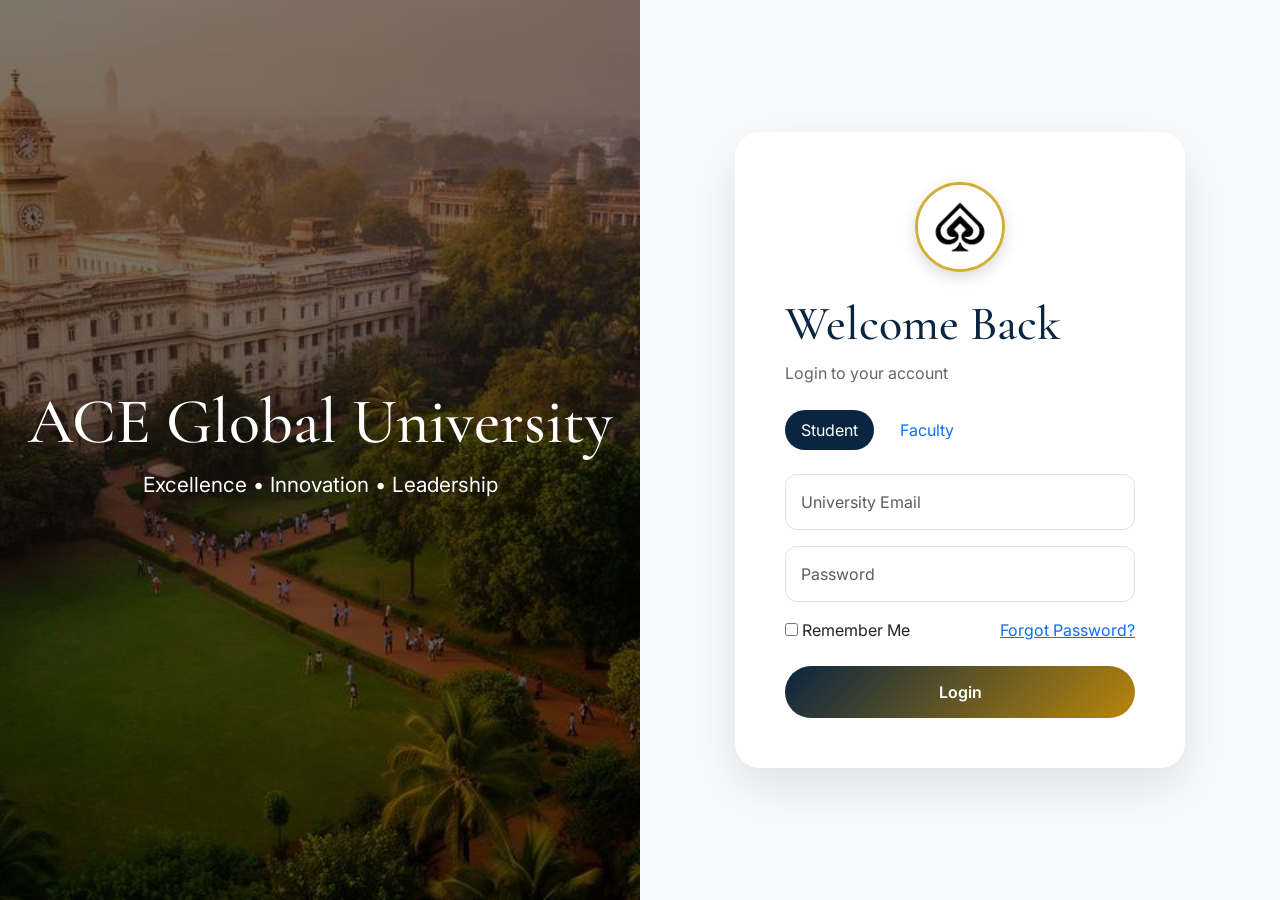
<file: login.html>
<!DOCTYPE html>
<html lang="en">

<head>

    <meta charset="UTF-8">
    <meta name="viewport" content="width=device-width, initial-scale=1.0">

    <title>ACE Global University Login</title>

    <link rel="icon" type="image/png" href="images/favicon.png">   

    <link href="https://cdn.jsdelivr.net/npm/bootstrap@5.3.3/dist/css/bootstrap.min.css"
          rel="stylesheet">

    <link rel="stylesheet" href="css/login.css">

</head>

<body>

<div class="login-container">

    <!-- Left Side -->

    <div class="left-panel">

        <div class="overlay"></div>

        <div class="content">

            <h1>ACE Global University</h1>

            <p>
                Excellence • Innovation • Leadership
            </p>

        </div>

    </div>

    <!-- Right Side -->

    <div class="right-panel">

        <div class="login-card">

            <div class="text-center mb-4">

    <a href="index.html" title="Back to Home">

        <img src="images/logo.jpg"
             alt="University Logo"
             class="login-logo">

    </a>

</div>

            <h2>Welcome Back</h2>

            <p class="subtitle">
                Login to your account
            </p>

            <!-- Tabs -->

            <ul class="nav nav-pills mb-4">

                <li class="nav-item">

                    <button class="nav-link active"
                            id="studentBtn">

                        Student

                    </button>

                </li>

                <li class="nav-item">

                    <button class="nav-link"
                            id="facultyBtn">

                        Faculty

                    </button>

                </li>

            </ul>

            <!-- Form -->

            <form>

                <div class="mb-3">

                    <input type="email"
                           class="form-control"
                           placeholder="University Email">

                </div>

                <div class="mb-3">

                    <input type="password"
                           class="form-control"
                           placeholder="Password">

                </div>

                <div class="d-flex justify-content-between mb-4">

                    <div>

                        <input type="checkbox">

                        Remember Me

                    </div>

                    <a href="#">
                        Forgot Password?
                    </a>

                </div>

                <button type="submit"
                        class="btn login-btn">

                    Login

                </button>

            </form>

        </div>

    </div>

</div>

<script src="js/login.js"></script>

</body>

</html>
</file>
<file: css/login.css>
@import url('https://fonts.googleapis.com/css2?family=Inter:wght@300;400;500;600;700&family=Cormorant+Garamond:wght@600;700&display=swap');

*{
    margin:0;
    padding:0;
    box-sizing:border-box;
}

body{

    font-family:'Inter',sans-serif;

    min-height:100vh;

    overflow:hidden;
}

.login-container{

    display:flex;

    min-height:100vh;
}

/* LEFT */

.left-panel{

    flex:1;

    background:
    linear-gradient(
        rgba(0,0,0,0.5),
        rgba(0,0,0,0.6)
    ),

    url('../images/about.jpg');

    background-size:cover;
    background-position:center;

    position:relative;

    display:flex;
    justify-content:center;
    align-items:center;
}

.content{

    text-align:center;

    color:white;

    z-index:2;
}

.content h1{

    font-family:
    'Cormorant Garamond',
    serif;

    font-size:4rem;
}

.content p{

    font-size:1.3rem;
}

/* RIGHT */

.right-panel{

    flex:1;

    background:#f8fafc;

    display:flex;

    justify-content:center;
    align-items:center;
}

.login-card{

    width:450px;

    background:white;

    padding:50px;

    border-radius:25px;

    box-shadow:
    0 20px 50px rgba(0,0,0,0.1);
}

.login-card h2{

    color:#0A2540;

    font-family:
    'Cormorant Garamond',
    serif;

    font-size:3rem;
}

.subtitle{

    color:#666;

    margin-bottom:25px;
}

.nav-pills .nav-link{

    border-radius:50px;

    margin-right:10px;
}

.nav-pills .nav-link.active{

    background:#0A2540;
}

.form-control{

    padding:15px;

    border-radius:12px;
}

.login-btn{

    width:100%;

    background:
    linear-gradient(
        135deg,
        #0A2540,
        #B8860B
    );

    color:white;

    padding:14px;

    border:none;

    border-radius:50px;

    font-weight:600;

    transition:all 0.4s ease;
}

.login-btn:hover{

    opacity:0.9;
    background:white;

    color:#0A2540;

    border:2px solid #D4AF37;

    transform:
    translateY(-4px)
    scale(1.02);

    box-shadow:
    0 12px 30px rgba(212,175,55,0.25);
}

/* MOBILE */

@media(max-width:992px){

    .left-panel{

        display:none;
    }

    .right-panel{

        flex:100%;
    }

    .login-card{

        width:90%;
    }
}

/* ========================= */
/* LOGIN LOGO */
/* ========================= */

.login-logo{

    width:90px;
    height:90px;

    object-fit:cover;

    border-radius:50%;

    border:3px solid #D4AF37;

    box-shadow:
    0 5px 15px rgba(0,0,0,0.15);

    transition:0.3s ease;
}

.login-logo:hover{

    transform:scale(1.05);
}
</file>
